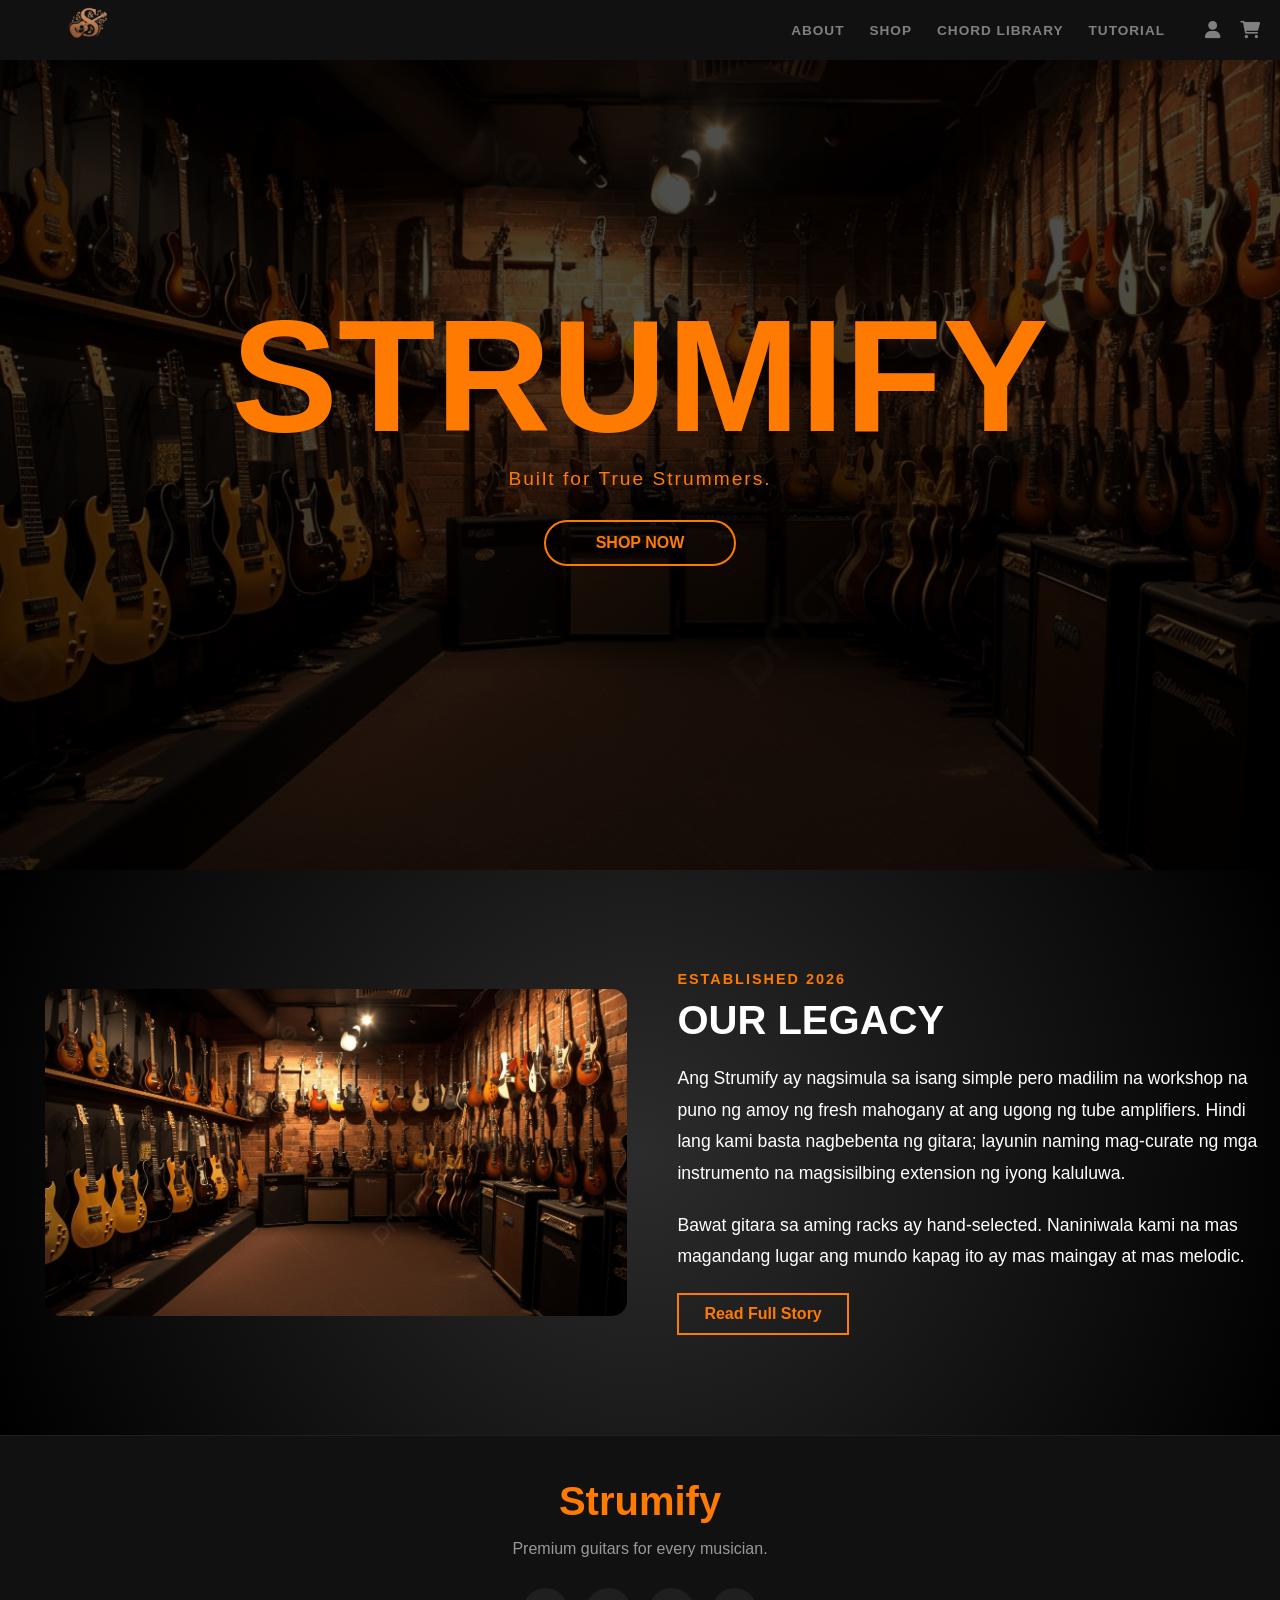
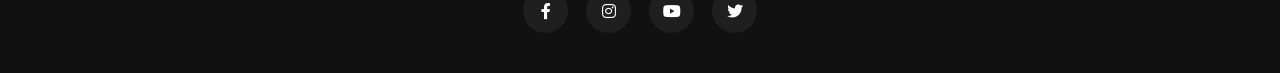
<file: index.html>
<!DOCTYPE html>
<html lang="en">
<head>
    <meta charset="UTF-8">
    <meta name="viewport" content="width=device-width, initial-scale=1.0">
    <title>Strumify</title>
    <link rel="stylesheet" href="home.css">
    <link rel="stylesheet" href="https://cdnjs.cloudflare.com/ajax/libs/font-awesome/6.0.0/css/all.min.css">
</head>
<body>
    <header>
        <div class="main-header">
            <img src="logo.png" alt="Strumify Logo" class="logo">        
            <div class="main-nav-wrapper">
                <nav class="main-nav">
                    <a href="about.html">About</a>
                    <a href="shop.html">Shop</a>
                    <a href="chordLibrary.html">Chord Library</a>
                    <a href="tutorial.html">Tutorial</a>
                </nav>

                <div class="icon-links">
                    <a href="#"><i class="fa fa-user"></i></a>
                    <a href="#"><i class="fa fa-shopping-cart"></i></a>
                </div>
            </div>
        </div>
    </header>

    <main>
        <div class="hero-image">
            <img src="bg.jpg" alt="background" class="background">
            <div class="hero-text">
                <h1>Strumify</h1>
                <p>Built for True Strummers.</p>
                <div class="hero-btn">
                    <a href="shop.html" class="shop-btn">SHOP NOW</a>
                </div>
            </div>
        </div>

    

    <!-- About the Shop Section -->
    <section class="shop-story-section">
        <div class="container story-wrapper">
            <div class="story-image">
                <img src="bg.jpg" alt="Strumify Workshop">
            </div>
            <div class="story-text">
                <span class="since-tag">ESTABLISHED 2026</span>
                <h2>OUR LEGACY</h2>
                <p>
                    Ang Strumify ay nagsimula sa isang simple pero madilim na workshop na puno ng amoy ng 
                    fresh mahogany at ang ugong ng tube amplifiers. Hindi lang kami basta nagbebenta 
                    ng gitara; layunin naming mag-curate ng mga instrumento na magsisilbing extension 
                    ng iyong kaluluwa.
                </p>
                <p>
                    Bawat gitara sa aming racks ay hand-selected. Naniniwala kami na mas magandang 
                    lugar ang mundo kapag ito ay mas maingay at mas melodic.
                </p>
                <a href="about.html" class="btn btn-outline-dark">Read Full Story</a>
            </div>
        </div>
    </section>

    

    </main>



        <!-- AUTH MODAL -->
    <div class="modal" id="loginModal">

        <div class="modal-box">

            <span class="close" id="closeModal">&times;</span>

            <!-- TABS -->
            <div class="tabs">
                <button class="tab active" id="loginTabBtn">LOG IN</button>
                <button class="tab" id="signupTabBtn">SIGN UP</button>
            </div>

            <!-- LOGIN -->
            <div class="form active" id="loginForm">
                <h2>WELCOME BACK</h2>

                <input type="email" id="loginEmail" placeholder="Email">
                <input type="password" id="loginPassword" placeholder="Password">

                <button class="main-btn" id="loginBtn">LOG IN</button>

                <p>No account yet? <span id="switchToSignup">Sign Up</span></p>
            </div>

            <!-- SIGN UP -->
            <div class="form" id="signupForm">
                <h2>CREATE ACCOUNT</h2>

                <input type="text" id="signupName" placeholder="Full Name">
                <input type="email" id="signupEmail" placeholder="Email">
                <input type="password" id="signupPassword" placeholder="Password">

                <button class="main-btn" id="signupBtn">SIGN UP</button>

                <p>Already have an account? <span id="switchToLogin">Log In</span></p>
            </div>

        </div>

    </div>




     <footer>
        <div class="footer-content">
            <h2>Strumify</h2>
            <p>Premium guitars for every musician.</p>
            <div class="footer-icons">
                <a href="#"><i class="fab fa-facebook-f"></i></a>
                <a href="#"><i class="fab fa-instagram"></i></a>
                <a href="#"><i class="fab fa-youtube"></i></a>
                <a href="#"><i class="fab fa-twitter"></i></a>
            </div>
        </div>
    </footer>

    <script src="home.js"></script>

</body>
</html>
</file>
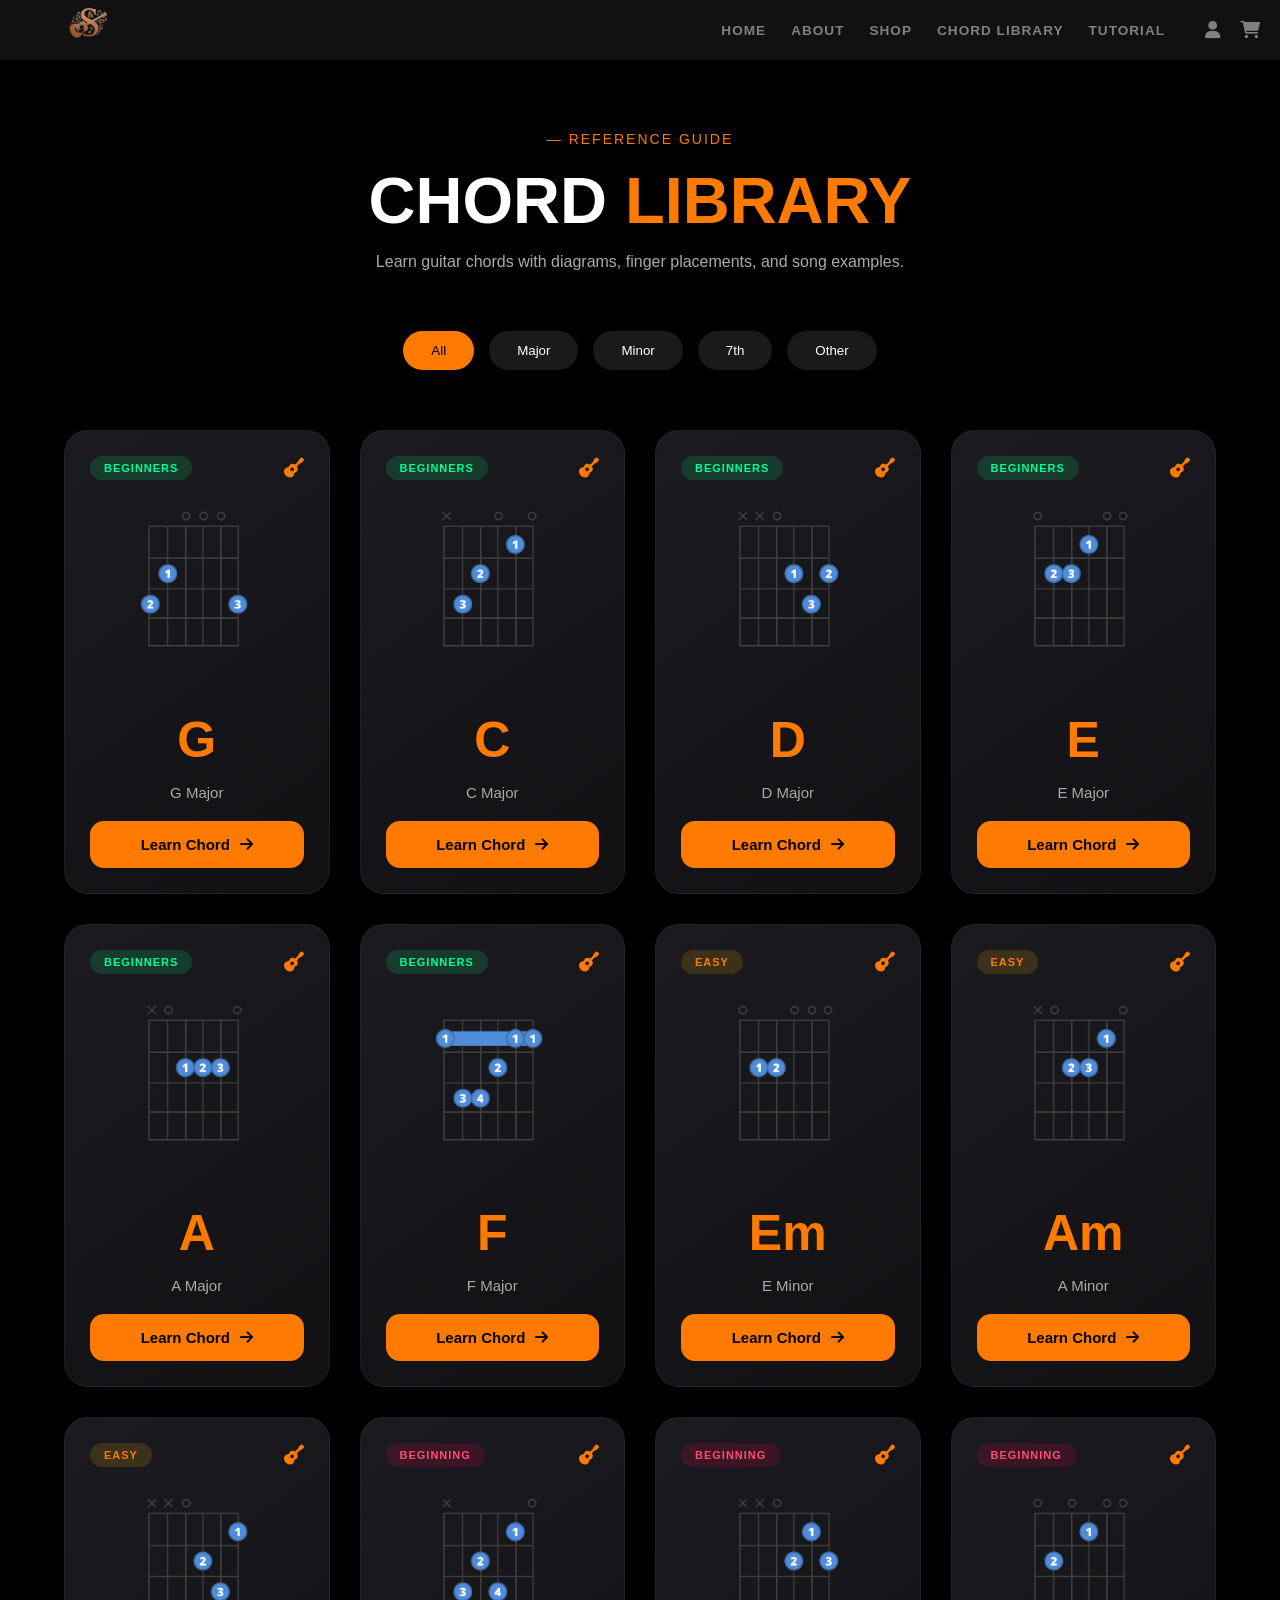
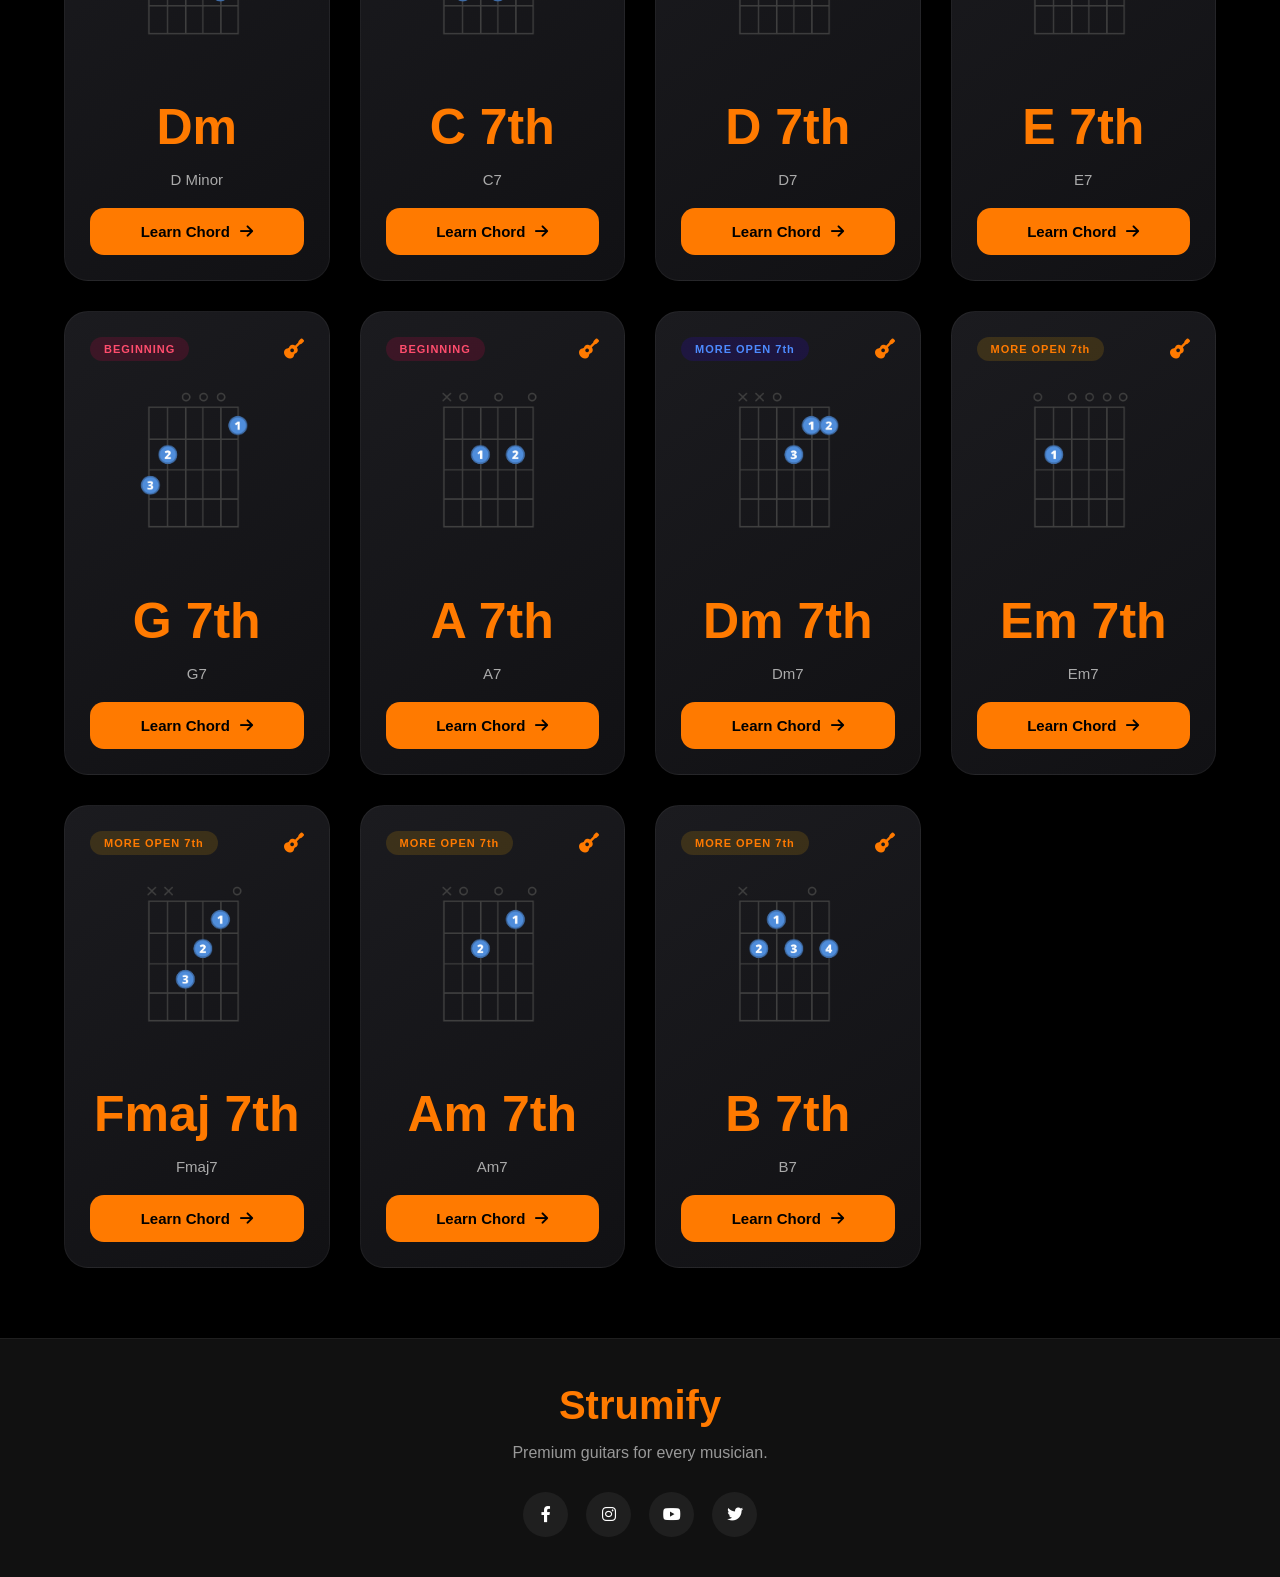
<file: chordLibrary.html>
<!DOCTYPE html>
<html lang="en">
<head>
    <meta charset="UTF-8">
    <meta name="viewport" content="width=device-width, initial-scale=1.0">
    <title>Strumify</title>
    <link rel="stylesheet" href="chordLibrary.css">
    <link rel="stylesheet" href="https://cdnjs.cloudflare.com/ajax/libs/font-awesome/6.0.0/css/all.min.css">
</head>
<body>
    <header>
        <div class="main-header">
            <img src="logo.png" alt="Strumify Logo" class="logo">        
            <div class="main-nav-wrapper">
                <nav class="main-nav">
                    <a href="index.html">Home</a>
                    <a href="about.html">About</a>
                    <a href="shop.html">Shop</a>
                    <a href="chordLibrary.html">Chord Library</a>
                    <a href="tutorial.html ">Tutorial</a>
                </nav>
                <div class="icon-links">
                    <a href="#"><i class="fa fa-user"></i></a>
                    <a href="#"><i class="fa fa-shopping-cart"></i></a>
                </div>
            </div>
        </div>
    </header>


    <main class="container">

    <!-- HERO -->
        <section class="library-hero">
            <span class="ref-tag">— REFERENCE GUIDE</span>

            <h1>CHORD <span class="highlight">LIBRARY</span></h1>

            <p>Learn guitar chords with diagrams, finger placements, and song examples.</p>
        </section>

    <!-- FILTERS -->
        <div class="chord-filters">

            <button class="filter-link active">All</button>
            <button class="filter-link">Major</button>
            <button class="filter-link">Minor</button>
            <button class="filter-link">7th</button>
            <button class="filter-link">Other</button>

        </div>

    <!-- CHORD GRID -->
        <section class="chord-grid">

            <!-- G -->
            <div class="chord-card" data-type="major"
            onclick="openChordModal('G MAJOR','g-major.png','320003',['Leaving on a Jet Plane','Knockin on Heavens Door','Country Roads'])">

                <div class="card-top">
                    <span class="difficulty easy">BEGINNERS</span>
                    <i class="fa-solid fa-guitar"></i>
                </div>

                <div class="chord-diagram-preview">
                    <img src="g-major.png">
                </div>

                <div class="chord-info">
                    <h2>G</h2>
                    <p>G Major</p>
                </div>

                <button class="learn-more">Learn Chord <i class="fa-solid fa-arrow-right"></i></button>
            </div>

        <!-- C -->
            <div class="chord-card" data-type="major"
            onclick="openChordModal('C MAJOR','c-major.png','032010',['Perfect','Stand By Me','Let It Be'])">

                <div class="card-top">
                    <span class="difficulty easy">BEGINNERS</span>
                    <i class="fa-solid fa-guitar"></i>
                </div>

                <div class="chord-diagram-preview">
                    <img src="c-major.png">
                </div>

                <div class="chord-info">
                    <h2>C</h2>
                    <p>C Major</p>
                </div>

                <button class="learn-more">Learn Chord <i class="fa-solid fa-arrow-right"></i></button>
            </div>

        <!-- D -->
            <div class="chord-card" data-type="major"
            onclick="openChordModal('D MAJOR','d-major.png','xx0232',['Wonderwall','Free Fallin','Sweet Home Alabama'])">

                <div class="card-top">
                    <span class="difficulty easy">BEGINNERS</span>
                    <i class="fa-solid fa-guitar"></i>
                </div>

                <div class="chord-diagram-preview">
                    <img src="d-major.png">
                </div>

                <div class="chord-info">
                    <h2>D</h2>
                    <p>D Major</p>
                </div>

                <button class="learn-more">Learn Chord <i class="fa-solid fa-arrow-right"></i></button>
            </div>

        <!-- E -->
            <div class="chord-card" data-type="major"
            onclick="openChordModal('E MAJOR','e-major.png','022100',['Brown Eyed Girl','Three Little Birds','Ring of Fire'])">

                <div class="card-top">
                    <span class="difficulty easy">BEGINNERS</span>
                    <i class="fa-solid fa-guitar"></i>
                </div>

                <div class="chord-diagram-preview">
                    <img src="e-major.png">
                </div>

                <div class="chord-info">
                    <h2>E</h2>
                    <p>E Major</p>
                </div>

                <button class="learn-more">Learn Chord <i class="fa-solid fa-arrow-right"></i></button>
            </div>

        <!-- A -->
            <div class="chord-card" data-type="major"
            onclick="openChordModal('A MAJOR','a-major.png','x02220',['Sweet Caroline','Take Me Home','Horse With No Name'])">

                <div class="card-top">
                    <span class="difficulty easy">BEGINNERS</span>
                    <i class="fa-solid fa-guitar"></i>
                </div>

                <div class="chord-diagram-preview">
                    <img src="a-major.png">
                </div>

                <div class="chord-info">
                    <h2>A</h2>
                    <p>A Major</p>
                </div>

                <button class="learn-more">Learn Chord <i class="fa-solid fa-arrow-right"></i></button>
            </div>

            <div class="chord-card" data-type="major"
            onclick="openChordModal('F MAJOR','f-major.png','133211',['Perfect','Creep','Let Her Go'])">

                <div class="card-top">
                    <span class="difficulty easy">BEGINNERS</span>
                    <i class="fa-solid fa-guitar"></i>
                </div>

                <div class="chord-diagram-preview">
                    <img src="f-major.png">
                </div>

                <div class="chord-info">
                    <h2>F</h2>
                    <p>F Major</p>
                </div>

                <button class="learn-more">Learn Chord <i class="fa-solid fa-arrow-right"></i></button>
            </div>

        <!-- EM -->
            <div class="chord-card" data-type="minor"
            onclick="openChordModal('E MINOR','e-minor.png','022000',['Zombie','Boulevard of Broken Dreams','Nothing Else Matters'])">

                <div class="card-top">
                    <span class="difficulty medium">EASY</span>
                    <i class="fa-solid fa-guitar"></i>
                </div>

                <div class="chord-diagram-preview">
                    <img src="e-minor.png">
                </div>

                <div class="chord-info">
                    <h2>Em</h2>
                    <p>E Minor</p>
                </div>

                <button class="learn-more">Learn Chord <i class="fa-solid fa-arrow-right"></i></button>
            </div>

        <!-- AM -->
            <div class="chord-card" data-type="minor"
            onclick="openChordModal('A MINOR','a-minor.png','x02210',['Riptide','Someone Like You','Hallelujah'])">

                <div class="card-top">
                    <span class="difficulty medium">EASY</span>
                    <i class="fa-solid fa-guitar"></i>
                </div>

                <div class="chord-diagram-preview">
                    <img src="a-minor.png">
                </div>

                <div class="chord-info">
                    <h2>Am</h2>
                    <p>A Minor</p>
                </div>

                <button class="learn-more">Learn Chord <i class="fa-solid fa-arrow-right"></i></button>
            </div>

            <div class="chord-card" data-type="minor"
            onclick="openChordModal('A MINOR','d-minor.png','x02210',['Riptide','Someone Like You','Hallelujah'])">

                <div class="card-top">
                    <span class="difficulty medium">EASY</span>
                    <i class="fa-solid fa-guitar"></i>
                </div>

                <div class="chord-diagram-preview">
                    <img src="d-minor.png">
                </div>

                <div class="chord-info">
                    <h2>Dm</h2>
                    <p>D Minor</p>
                </div>

                <button class="learn-more">Learn Chord <i class="fa-solid fa-arrow-right"></i></button>
            </div>

            <div class="chord-card" data-type="7th"
            onclick="openChordModal('A MINOR','c7.png','x02210',['Riptide','Someone Like You','Hallelujah'])">

                <div class="card-top">
                    <span class="difficulty hard">BEGINNING</span>
                    <i class="fa-solid fa-guitar"></i>
                </div>

                <div class="chord-diagram-preview">
                    <img src="c7.png">
                </div>

                <div class="chord-info">
                    <h2>C 7th</h2>
                    <p>C7</p>
                </div>

                <button class="learn-more">Learn Chord <i class="fa-solid fa-arrow-right"></i></button>
            </div>

            <div class="chord-card" data-type="7th"
            onclick="openChordModal('A MINOR','d7.png','x02210',['Riptide','Someone Like You','Hallelujah'])">

                <div class="card-top">
                    <span class="difficulty hard">BEGINNING</span>
                    <i class="fa-solid fa-guitar"></i>
                </div>

                <div class="chord-diagram-preview">
                    <img src="d7.png">
                </div>

                <div class="chord-info">
                    <h2>D 7th</h2>
                    <p>D7</p>
                </div>

                <button class="learn-more">Learn Chord <i class="fa-solid fa-arrow-right"></i></button>
            </div>

            <div class="chord-card" data-type="7th"
            onclick="openChordModal('A MINOR','e7.png','x02210',['Riptide','Someone Like You','Hallelujah'])">

                <div class="card-top">
                    <span class="difficulty hard">BEGINNING</span>
                    <i class="fa-solid fa-guitar"></i>
                </div>

                <div class="chord-diagram-preview">
                    <img src="e7.png">
                </div>

                <div class="chord-info">
                    <h2>E 7th</h2>
                    <p>E7</p>
                </div>

                <button class="learn-more">Learn Chord <i class="fa-solid fa-arrow-right"></i></button>
            </div>

            <div class="chord-card" data-type="7th"
            onclick="openChordModal('A MINOR','g7.png','x02210',['Riptide','Someone Like You','Hallelujah'])">

                <div class="card-top">
                    <span class="difficulty hard">BEGINNING</span>
                    <i class="fa-solid fa-guitar"></i>
                </div>

                <div class="chord-diagram-preview">
                    <img src="g7.png">
                </div>

                <div class="chord-info">
                    <h2>G 7th</h2>
                    <p>G7</p>
                </div>

                <button class="learn-more">Learn Chord <i class="fa-solid fa-arrow-right"></i></button>
            </div>

            <div class="chord-card" data-type="7th"
            onclick="openChordModal('A MINOR','a7.png','x02210',['Riptide','Someone Like You','Hallelujah'])">

                <div class="card-top">
                    <span class="difficulty hard">BEGINNING</span>
                    <i class="fa-solid fa-guitar"></i>
                </div>

                <div class="chord-diagram-preview">
                    <img src="a7.png">
                </div>

                <div class="chord-info">
                    <h2>A 7th</h2>
                    <p>A7</p>
                </div>

                <button class="learn-more">Learn Chord <i class="fa-solid fa-arrow-right"></i></button>
            </div>

            <div class="chord-card" data-type="7th"
            onclick="openChordModal('A MINOR','dm7.png','x02210',['Riptide','Someone Like You','Hallelujah'])">

                <div class="card-top">
                    <span class="difficulty hardest">MORE OPEN 7th</span>
                    <i class="fa-solid fa-guitar"></i>
                </div>

                <div class="chord-diagram-preview">
                    <img src="dm7.png">
                </div>

                <div class="chord-info">
                    <h2>Dm 7th</h2>
                    <p>Dm7</p>
                </div>

                <button class="learn-more">Learn Chord <i class="fa-solid fa-arrow-right"></i></button>
            </div>

            <div class="chord-card" data-type="7th"
            onclick="openChordModal('A MINOR','em7.png','x02210',['Riptide','Someone Like You','Hallelujah'])">

                <div class="card-top">
                    <span class="difficulty medium">MORE OPEN 7th</span>
                    <i class="fa-solid fa-guitar"></i>
                </div>

                <div class="chord-diagram-preview">
                    <img src="em7.png">
                </div>

                <div class="chord-info">
                    <h2>Em 7th</h2>
                    <p>Em7</p>
                </div>

                <button class="learn-more">Learn Chord <i class="fa-solid fa-arrow-right"></i></button>
            </div>

            <div class="chord-card" data-type="7th"
            onclick="openChordModal('A MINOR','fmaj7.png','x02210',['Riptide','Someone Like You','Hallelujah'])">

                <div class="card-top">
                    <span class="difficulty medium">MORE OPEN 7th</span>
                    <i class="fa-solid fa-guitar"></i>
                </div>

                <div class="chord-diagram-preview">
                    <img src="fmaj7.png">
                </div>

                <div class="chord-info">
                    <h2>Fmaj 7th</h2>
                    <p>Fmaj7</p>
                </div>

                <button class="learn-more">Learn Chord <i class="fa-solid fa-arrow-right"></i></button>
            </div>

            <div class="chord-card" data-type="7th"
            onclick="openChordModal('A MINOR','am7.png','x02210',['Riptide','Someone Like You','Hallelujah'])">

                <div class="card-top">
                    <span class="difficulty medium">MORE OPEN 7th</span>
                    <i class="fa-solid fa-guitar"></i>
                </div>

                <div class="chord-diagram-preview">
                    <img src="am7.png">
                </div>

                <div class="chord-info">
                    <h2>Am 7th</h2>
                    <p>Am7</p>
                </div>

                <button class="learn-more">Learn Chord <i class="fa-solid fa-arrow-right"></i></button>
            </div>

            <div class="chord-card" data-type="7th"
            onclick="openChordModal('A MINOR','b7.png','x02210',['Riptide','Someone Like You','Hallelujah'])">

                <div class="card-top">
                    <span class="difficulty medium">MORE OPEN 7th</span>
                    <i class="fa-solid fa-guitar"></i>
                </div>

                <div class="chord-diagram-preview">
                    <img src="b7.png">
                </div>

                <div class="chord-info">
                    <h2>B 7th</h2>
                    <p>B7</p>
                </div>

                <button class="learn-more">Learn Chord <i class="fa-solid fa-arrow-right"></i></button>
            </div>

           
            

        </section>

    </main>

<!-- MODAL -->
    <div id="chordModal" class="modal">
        <div class="modal-content">

            <span class="close-modal" onclick="closeChordModal()">&times;</span>

            <h2 id="modalTitle">G MAJOR</h2>

            <div class="modal-body">

                <div class="diagram-large">
                    <img id="modalImage">
                    <p id="modalCode"></p>
                </div>

                <div class="chord-details">
                    <ul id="songList"></ul>
                </div>

            </div>

        </div>
    </div>

    
    <footer>
        <div class="footer-content">
            <h2>Strumify</h2>
            <p>Premium guitars for every musician.</p>
            <div class="footer-icons">
                <a href="#"><i class="fab fa-facebook-f"></i></a>
                <a href="#"><i class="fab fa-instagram"></i></a>
                <a href="#"><i class="fab fa-youtube"></i></a>
                <a href="#"><i class="fab fa-twitter"></i></a>
            </div>
        </div>
    </footer>

    <script src="chordLibrary.js"></script>

</body>
</html>
</file>
<file: home.css>
body::-webkit-scrollbar {
    display: none;
}

body{
    margin: 0;
    font-family: 'Segoe UI', Arial, sans-serif;
    background-color: #000;
    color: #fff;
}

/* --- Header Layout --- */
.main-header {
    display: flex;
    justify-content: space-between; /* Logo on left, wrapper on right */
    align-items: center;
    padding: 0 20px; 
    background-color:  #111; 
    height: 60px; /* Fixed height stops it from getting too tall */
    box-shadow: 0 2px 10px rgba(0,0,0,0.1);
}


.logo {
    height: 70px; /* Adjusted size to look professional */
    width: auto;
    display: block;
    margin-left: 0;
    margin-right: auto;
    object-fit: contain;
}

/* This wrapper pulls the links and icons into one line */
.main-nav-wrapper {
    display: flex;
    align-items: center;
    gap: 40px; /* Space between the menu and the icons */
    margin-left: auto;
}

.main-nav {
    display: flex;
    gap: 25px; /* Space between individual text links */
}

.main-nav a {
    text-decoration: none;
    font-weight: bold;
    text-transform: uppercase;
    font-size: 0.85rem;
    letter-spacing: 1px;
    color: gray;
}

.icon-links {
    display: flex;
    gap: 20px; /* Space between search, user, cart icons */
}

.icon-links a {
    color: gray;
    font-size: 1.1rem;
    text-decoration: none;
    transition: 0.3s;
}

.icon-links a:hover {
    opacity: 0.6;
}

footer{
    background:#111;
    border-top:1px solid rgba(255,255,255,0.06);
}

.footer-content{
    text-align:center;
    padding:10px 20px 40px;
}

.footer-content h2{
    font-size:40px;
    margin-bottom:15px;
    color: #ff7a00;
}

.footer-content p{
    color:#999;
    margin-bottom:30px;
}

.footer-icons{
    display:flex;
    justify-content:center;
    gap:18px;
}

.footer-icons a{
    width:45px;
    height:45px;
    background:#1f1f1f;
    color:white;
    display:flex;
    justify-content:center;
    align-items:center;
    border-radius:50%;
    text-decoration:none;
    transition:0.3s;
}

.footer-icons a:hover{
    background:#ff7a00;
}





.hero-image {
    position: relative;
    width: 100%;
    height: 90vh; /* Slightly taller for a better look */
    background-color: #000;
}

.background {
    width: 100%;
    height: 100%;
    object-fit: cover;
    opacity: 0.3    ; 
}

.hero-text {
    position: absolute;
    top: 45%;
    left: 50%;
    transform: translate(-50%, -50%);
    text-align: center;
    width: 100%;
    color: #ff7a00;
    /*text-shadow: 0 0 20px rgba(204, 153, 0, 0.5);*/
}

.hero-text h1 {
    font-size: 10rem; /* Bold, clear title */
    margin: 0;
    font-weight: 800;
    text-transform: uppercase;
}

.hero-text p {
    font-size: 1.2rem;
    margin: 0;
    letter-spacing: 2px;
}

.hero-btn .shop-btn{
    padding: 12px 50px;
    display: inline-block;

    background-color: transparent;
    color: #ff7a00;
    border: 2px solid #ff7a00;
    font-size: 1rem;
    font-weight: bold;
    cursor: pointer;
    margin-top: 30px;
    transition: 0.3s ease;
    text-transform: uppercase;
    border-radius: 60px;
    text-decoration: none;
}

.hero-btn .shop-btn:hover {
    background-color: #ff7a00;
    color: #fff;
}




.shop-story-section {
    padding: 100px 0;
    background: radial-gradient(circle, #2c2c2c 0%, #000000 100%);
    color: #fff;
}

.story-wrapper {
    display: flex;
    align-items: center;
    gap: 50px;
    padding: 0 20px;
    flex-wrap: wrap; /* Para responsive sa mobile */
}

.story-image {
    flex: 1;
    min-width: 300px;
    margin-left: 2%;
}

.story-image img {
    width: 100%;
    border-radius: 15px;
    display: block;
}

.story-text {
    flex: 1;
    min-width: 300px;
}

.since-tag {
    color: #ff7a00;
    font-weight: bold;
    letter-spacing: 2px;
    font-size: 0.9rem;
}

.story-text h2 {
    font-size: 2.5rem;
    margin: 10px 0 20px;
    font-weight: 800;
}

.story-text p {
    font-size: 1.1rem;
    line-height: 1.8;
    margin-bottom: 20px;
    color: #fff;
}

.btn-outline-dark {
    border: 2px solid #ff7a00;
    color: #ff7a00;
    padding: 10px 25px;
    text-decoration: none; /* Walang underline */
    font-weight: bold;
    transition: 0.3s;
    display: inline-block;
}

.btn-outline-dark:hover {
    background: #ff7a00;
    color: #fff;
    text-decoration: none; /* Siguradong walang underline kahit i-hover */
}




.modal{
    display:none;
    position:fixed;
    top:0;
    left:0;
    width:100%;
    height:100%;
    background:rgba(0,0,0,0.7);
    justify-content:center;
    align-items:center;
    z-index:9999;
}

.modal-box{
    width:420px;
    background:#1c1c1c;
    border-radius:15px;
    padding:25px;
    position:relative;
    color:white;
    animation:pop 0.3s ease;
}

@keyframes pop{
    from{transform:scale(0.8); opacity:0;}
    to{transform:scale(1); opacity:1;}
}

/* CLOSE */
.close{
    position:absolute;
    right:15px;
    top:10px;
    font-size:24px;
    cursor:pointer;
    color:#aaa;
}

.close:hover{
    color:white;
}

/* TABS */
.tabs{
    display:flex;
    justify-content:space-between;
    margin-bottom:20px;
    border-bottom:2px solid #333;
}

.tab{
    flex:1;
    background:none;
    border:none;
    color:#aaa;
    padding:10px;
    cursor:pointer;
    font-weight:bold;
}

.tab.active{
    color:#ff7a00;
    border-bottom:2px solid #ff7a00;
}

/* FORMS */
.form{
    display:none;
    flex-direction:column;
}

.form.active{
    display:flex;
}

.form h2{
    margin-bottom:15px;
}

.form input{
    padding:10px;
    margin:8px 0;
    border:none;
    border-radius:6px;
    background:#2b2b2b;
    color:white;
    outline:none;
}

/* BUTTON */
.main-btn{
    margin-top:10px;
    padding:10px;
    background:#ff7a00;
    border:none;
    color:white;
    border-radius:6px;
    cursor:pointer;
}

.main-btn:hover{
    background:#ff9a33;
}

.form p{
    margin-top:10px;
    font-size:14px;
    color:#aaa;
}

.form span{
    color:#ff7a00;
    cursor:pointer;
}
</file>
<file: chordLibrary.css>
body::-webkit-scrollbar {
    display: none;
}

body{
    margin: 0;
    font-family: 'Segoe UI', Arial, sans-serif;
    background-color: #000;
    color: #fff;
}

/* --- Header Layout --- */
.main-header {
    display: flex;
    justify-content: space-between; /* Logo on left, wrapper on right */
    align-items: center;
    padding: 0 20px; 
    background-color:  #111; 
    height: 60px; /* Fixed height stops it from getting too tall */
    box-shadow: 0 2px 10px rgba(0,0,0,0.1);
}


.logo {
    height: 70px; /* Adjusted size to look professional */
    width: auto;
    display: block;
    margin-left: 0;
    margin-right: auto;
    object-fit: contain;
}

/* This wrapper pulls the links and icons into one line */
.main-nav-wrapper {
    display: flex;
    align-items: center;
    gap: 40px; /* Space between the menu and the icons */
    margin-left: auto;
}

.main-nav {
    display: flex;
    gap: 25px; /* Space between individual text links */
}

.main-nav a {
    text-decoration: none;
    font-weight: bold;
    text-transform: uppercase;
    font-size: 0.85rem;
    letter-spacing: 1px;
    color: gray;
}

.icon-links {
    display: flex;
    gap: 20px; /* Space between search, user, cart icons */
}

.icon-links a {
    color: gray;
    font-size: 1.1rem;
    text-decoration: none;
    transition: 0.3s;
}

.icon-links a:hover {
    opacity: 0.6;
}

footer{
    background:#111;
    border-top:1px solid rgba(255,255,255,0.06);
}

.footer-content{
    text-align:center;
    padding:10px 20px 40px;
}

.footer-content h2{
    font-size:40px;
    margin-bottom:15px;
    color: #ff7a00;
}

.footer-content p{
    color:#999;
    margin-bottom:30px;
}

.footer-icons{
    display:flex;
    justify-content:center;
    gap:18px;
}

.footer-icons a{
    width:45px;
    height:45px;
    background:#1f1f1f;
    color:white;
    display:flex;
    justify-content:center;
    align-items:center;
    border-radius:50%;
    text-decoration:none;
    transition:0.3s;
}

.footer-icons a:hover{
    background:#ff7a00;
}


.container{
    width: 90%;
    margin: auto;
    padding: 70px 0;
}

/* HERO */
.library-hero{
    text-align: center;
    margin-bottom: 60px;
}

.ref-tag{
    color: #ff7a00;
    font-size: 14px;
    letter-spacing: 2px;
}

.library-hero h1{
    font-size: 65px;
    margin: 15px 0;
}

.highlight{
    color: #ff7a00;
}

.library-hero p{
    color: #aaa;
    max-width: 650px;
    margin: auto;
}

/* FILTERS */
.chord-filters{
    display: flex;
    justify-content: center;
    flex-wrap: wrap;
    gap: 15px;

    margin-bottom: 60px;
}

.filter-link{
    padding: 12px 28px;

    border: none;
    border-radius: 30px;

    background: #1a1a1d;
    color: white;

    cursor: pointer;

    transition: 0.3s ease;
}

.filter-link:hover,
.filter-link.active{
    background: #ff7a00;
    color: black;
}

/* GRID */
.chord-grid{
    display: grid;

    grid-template-columns:
    repeat(auto-fit, minmax(260px,1fr));

    gap: 30px;
}

/* CARD */
.chord-card{
    background: linear-gradient(
    145deg,
    #1b1b1f,
    #111114);

    border: 1px solid rgba(255,255,255,0.05);

    border-radius: 24px;

    padding: 25px;

    transition: 0.4s ease;

    cursor: pointer;

    position: relative;

    overflow: hidden;
}

.chord-card::before{
    content: '';

    position: absolute;

    top: 0;
    left: -100%;

    width: 100%;
    height: 100%;

    background: linear-gradient(
    90deg,
    transparent,
    rgba(255,255,255,0.05),
    transparent);

    transition: 0.6s;
}

.chord-card:hover::before{
    left: 100%;
}

.chord-card:hover{
    transform: translateY(-10px);

    border-color: rgba(255,183,3,0.3);

    box-shadow:
    0 10px 30px rgba(0,0,0,0.4),
    0 0 20px rgba(255,183,3,0.08);
}

/* TOP */
.card-top{
    display: flex;
    justify-content: space-between;
    align-items: center;

    margin-bottom: 20px;
}

.card-top i{
    color: #ff7a00;
    font-size: 20px;
}

/* DIFFICULTY */
.difficulty{
    padding: 6px 14px;

    border-radius: 20px;

    font-size: 11px;
    font-weight: 700;

    letter-spacing: 1px;
}

.easy{
    background: rgba(0,255,128,0.15);
    color: #00ff99;
}

.medium{
    background: rgba(255,183,3,0.15);
    color: #ff7a00;
}

.hard{
    background: rgba(255,0,85,0.15);
    color: #ff4d6d;
}

.hardest{
    background: rgba(55, 0, 255, 0.15);
    color: #4d8bff;
}

/* IMAGE */
.chord-diagram-preview{
    display: flex;
    justify-content: center;

    margin-bottom: 25px;
}

.chord-diagram-preview img{
    width: 150px;

    transition: 0.3s ease;
}

.chord-card:hover .chord-diagram-preview img{
    transform: scale(1.08);
}

/* INFO */
.chord-info{
    text-align: center;

    margin-bottom: 20px;
}

.chord-info h2{
    font-size: 50px;
    color: #ff7a00;

    margin-bottom: 5px;
}

.chord-info p{
    color: #aaa;
    font-size: 15px;
}

/* BUTTON */
.learn-more{
    width: 100%;

    padding: 15px;

    border: none;
    border-radius: 14px;

    background: #ff7a00;
    color: black;

    font-size: 15px;
    font-weight: 700;

    cursor: pointer;

    display: flex;
    justify-content: center;
    align-items: center;
    gap: 10px;

    transition: 0.3s ease;
}

.learn-more:hover{
    background: #ff7a00;

    transform: scale(1.02);
}

/* MODAL */
.modal{
    display: none;

    position: fixed;
    z-index: 999;

    left: 0;
    top: 0;

    width: 100%;
    height: 100%;

    background: rgba(0,0,0,0.7);

    justify-content: center;
    align-items: center;

    padding: 20px;
}

/* MODAL BOX */
.modal-content{
    width: 100%;
    max-width: 780px;

    background: #f5f2eb;
    color: #111;

    border-radius: 24px;

    padding: 35px;

    position: relative;

    animation: popup 0.3s ease;
}

@keyframes popup{

    from{
        opacity: 0;
        transform: scale(0.9);
    }

    to{
        opacity: 1;
        transform: scale(1);
    }

}

/* CLOSE */
.close-modal{
    position: absolute;
    top: 15px;
    right: 20px;

    font-size: 35px;
    cursor: pointer;
}

/* TITLE */
.modal-content h2{
    text-align: center;
    font-size: 50px;
    margin-bottom: 30px;
}

/* BODY */
.modal-body{
    display: flex;
    gap: 40px;
    align-items: center;

    margin-bottom: 30px;
}

/* LEFT */
.diagram-large{
    text-align: center;
}

.diagram-large img{
    width: 200px;

    background: white;

    border-radius: 12px;

    padding: 10px;

    border: 1px solid #ddd;
}

.fingering-code{
    margin-top: 10px;
    color: #888;
    font-weight: 600;
}

/* RIGHT */
.chord-details{
    flex: 1;
}

.song-examples-title{
    font-weight: 700;
    margin-bottom: 15px;
    font-size: 20px;
}

.chord-details ul{
    list-style: none;
    margin-bottom: 25px;
}

.chord-details li{
    margin-bottom: 10px;
    color: #555;
}

.chord-details li i{
    margin-right: 10px;
}

/* BUTTONS */
.strum-btn,
.video-btn{
    width: 100%;

    padding: 16px;

    border-radius: 14px;

    font-size: 18px;
    font-weight: 700;

    cursor: pointer;

    transition: 0.3s ease;
}

.strum-btn{
    border: 2px solid #444;
    background: white;

    margin-bottom: 20px;
}

.video-btn{
    border: 2px solid #444;
    background: #ece8d1;
}

.strum-btn:hover,
.video-btn:hover{
    transform: translateY(-2px);
}

/* FOOTER */
.footer{
    text-align: center;
    padding: 30px;
    background: #111;
    margin-top: 80px;
}

.footer p{
    color: #888;
}

/* RESPONSIVE */
@media(max-width:768px){

    .main-header{
        flex-direction: column;
        gap: 20px;
    }

    .main-nav-wrapper{
        flex-direction: column;
        gap: 20px;
    }

    .main-nav{
        flex-wrap: wrap;
        justify-content: center;
    }

    .library-hero h1{
        font-size: 45px;
    }

    .modal-body{
        flex-direction: column;
        text-align: center;
    }

    .modal-content h2{
        font-size: 35px;
    }

}
</file>
